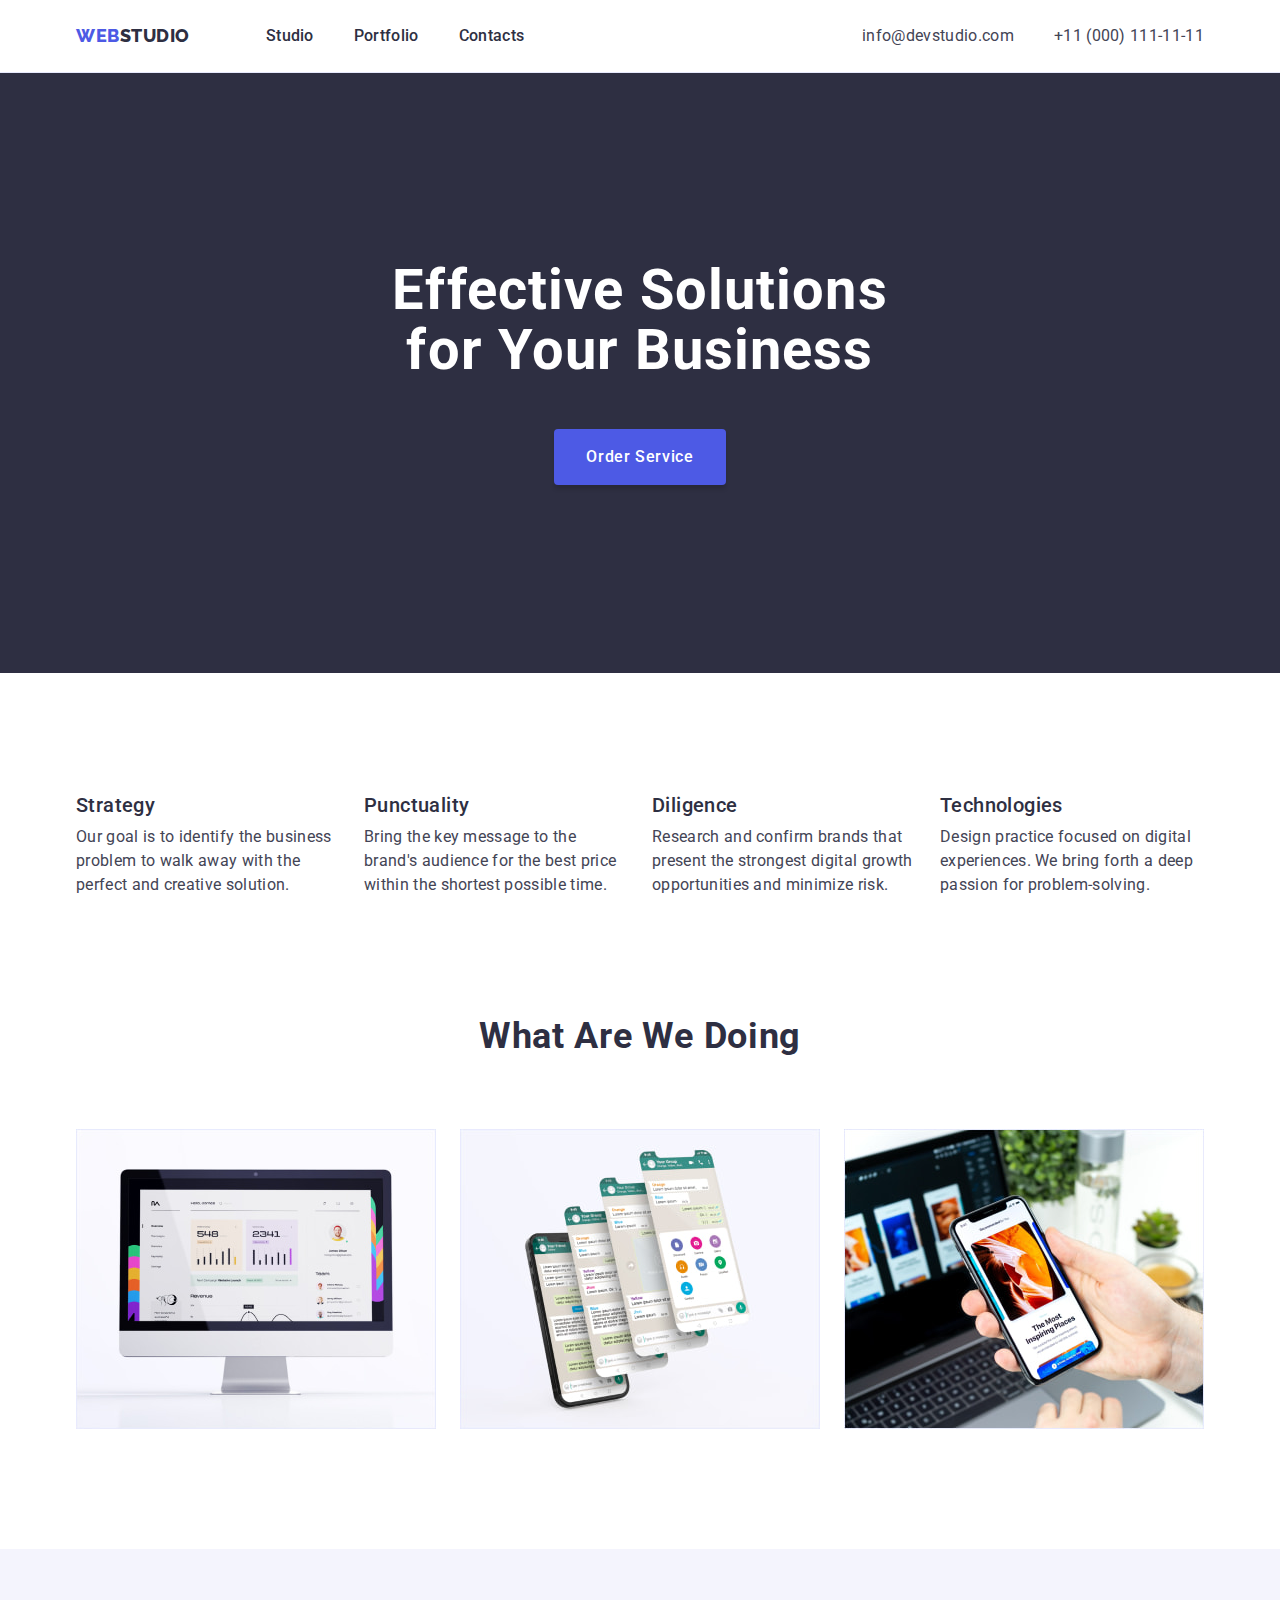
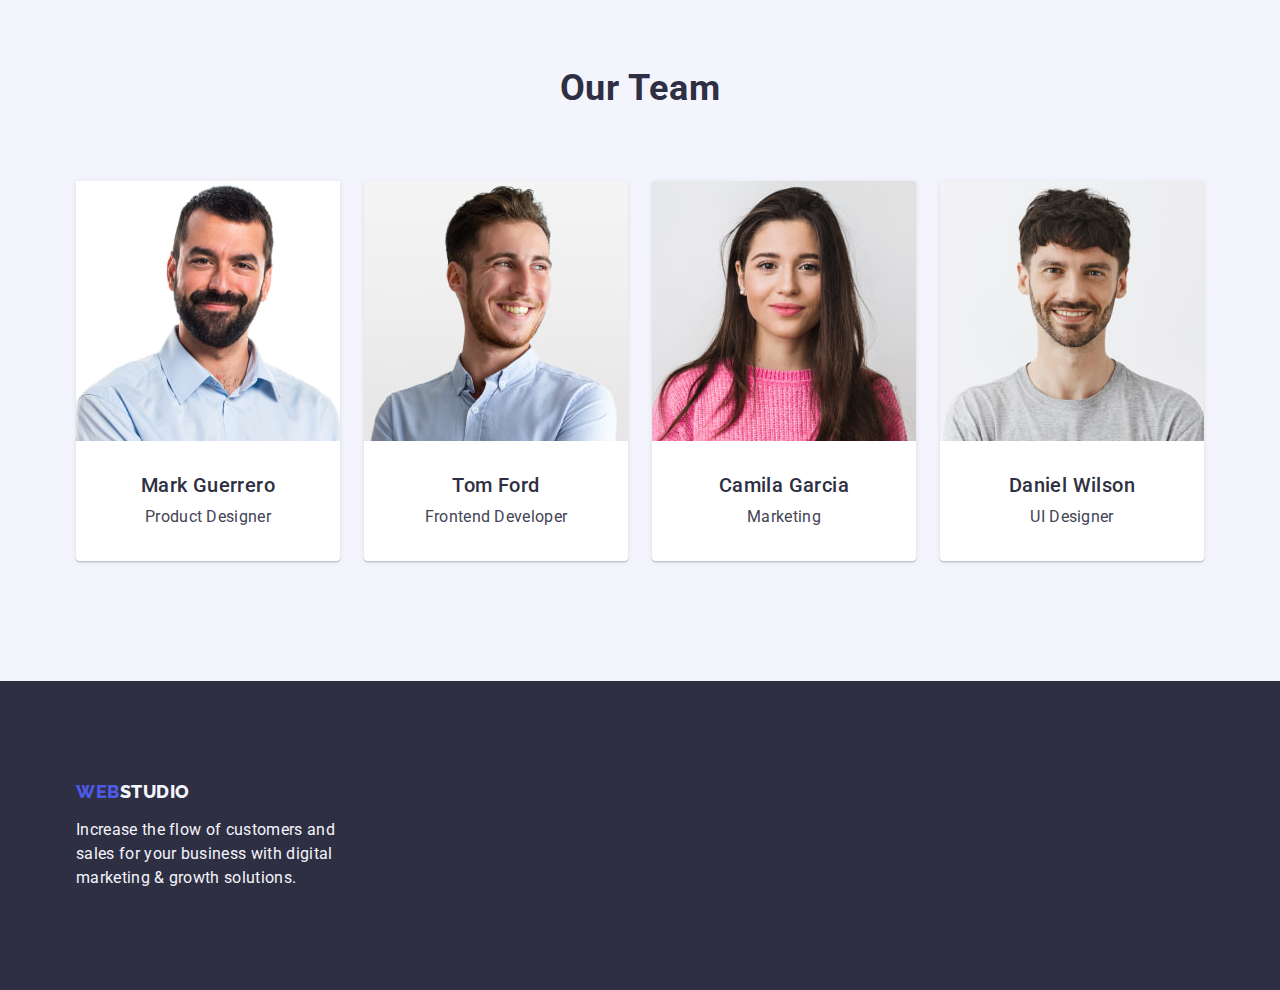
<file: index.html>
<!DOCTYPE html>
<html lang="en">
  <head>
    <meta charset="UTF-8" />
    <meta http-equiv="X-UA-Compatible" content="IE=edge" />
    <meta name="viewport" content="width=device-width, initial-scale=1.0" />
    <title>WebStudio</title>
    <link rel="preconnect" href="https://fonts.googleapis.com" />
    <link rel="preconnect" href="https://fonts.gstatic.com" crossorigin />
    <link
      href="https://fonts.googleapis.com/css2?family=Raleway:wght@800&family=Roboto:wght@400;500;700;900&display=swap"
      rel="stylesheet"
    />
    <link rel="stylesheet" href="./css/modern-normalize.min.css" />
    <link rel="stylesheet" href="./css/styles.css" />
  </head>
  <body>
    <!-- header -->
    <header class="header">
      <div class="container header-container">
        <nav class="nav">
          <a href="./index.html" class="link logo-header header-logo">
            Web<span class="logo-studio">Studio</span>
          </a>
          <ul class="list nav-list">
            <li class="nav-item">
              <a href="./index.html" class="link nav-link">Studio</a>
            </li>
            <li class="nav-item">
              <a href="./portfolio.html" class="link nav-link">Portfolio</a>
            </li>
            <li class="nav-item">
              <a href="" class="link nav-link">Contacts</a>
            </li>
          </ul>
        </nav>
        <address class="adress">
          <ul class="list address-list">
            <li class="address-item">
              <a href="mailto:info@devstudio.com" class="link address-link"
                >info@devstudio.com</a
              >
            </li>
            <li class="address-item">
              <a href="tel:+110001111111" class="link address-link"
                >+11 (000) 111-11-11</a
              >
            </li>
          </ul>
        </address>
      </div>
    </header>
    <main>
      <!-- hero -->
      <section class="hero-section">
        <div class="container hero-container">
          <h1 class="hero-title">Effective Solutions for Your Business</h1>
          <button type="button" class="hero-btn">Order Service</button>
        </div>
      </section>
      <!-- features -->
      <section class="features-section">
        <div class="container">
          <h2 class="visually-hidden">Features</h2>
          <!--скрытый заголовок секции-->
          <ul class="features-list list">
            <li class="feature-item">
              <h3 class="feature-title">Strategy</h3>
              <p class="feature-desc">
                Our goal is to identify the business problem to walk away with
                the perfect and creative solution.
              </p>
            </li>
            <li class="feature-item">
              <h3 class="feature-title">Punctuality</h3>
              <p class="feature-desc">
                Bring the key message to the brand's audience for the best price
                within the shortest possible time.
              </p>
            </li>
            <li class="feature-item">
              <h3 class="feature-title">Diligence</h3>
              <p class="feature-desc">
                Research and confirm brands that present the strongest digital
                growth opportunities and minimize risk.
              </p>
            </li>
            <li class="feature-item">
              <h3 class="feature-title">Technologies</h3>
              <p class="feature-desc">
                Design practice focused on digital experiences. We bring forth a
                deep passion for problem-solving.
              </p>
            </li>
          </ul>
        </div>
      </section>
      <!-- solutions -->
      <section class="solutions-section">
        <div class="container solutions-container">
          <h2 class="solutions-title section-title">What are we doing</h2>
          <ul class="solutions-list list">
            <li class="solution-item">
              <img
                class="solution-img"
                src="./images/img1.jpg"
                alt="imac"
                width="360"
                height="300"
              />
            </li>
            <li class="solution-item">
              <img
                class="solution-img"
                src="./images/img2.jpg"
                alt="smartphone"
                width="360"
                height="300"
              />
            </li>
            <li class="solution-item">
              <img
                class="solution-img"
                src="./images/img3.jpg"
                alt="smartphone in a hand"
                width="360"
                height="300"
              />
            </li>
          </ul>
        </div>
      </section>
      <!-- Our Team -->
      <section class="team-section">
        <div class="container">
          <h2 class="team-title section-title">Our Team</h2>
          <ul class="team-list list">
            <li class="team-member">
              <img
                class="member-img"
                src="./images/photo_MarkGuerrero.jpg"
                alt="Mark Guerrero photo"
                width="264"
                height="260"
              />
              <div class="member-text">
                <h3 class="member-name">Mark Guerrero</h3>
                <p class="member-position">Product Designer</p>
              </div>
            </li>
            <li class="team-member">
              <img
                class="member-img"
                src="./images/photo_TomFord.jpg"
                alt="Tom Ford photo"
                width="264"
                height="260"
              />
              <div class="member-text">
                <h3 class="member-name">Tom Ford</h3>
                <p class="member-position">Frontend Developer</p>
              </div>
            </li>
            <li class="team-member">
              <img
                class="member-img"
                src="./images/photo_CamilaGarcia.jpg"
                alt="Camila Garcia photo"
                width="264"
                height="260"
              />
              <div class="member-text">
                <h3 class="member-name">Camila Garcia</h3>
                <p class="member-position">Marketing</p>
              </div>
            </li>
            <li class="team-member">
              <img
                class="member-img"
                src="./images/photo_DanielWilson.jpg"
                alt="Daniel Wilson photo"
                width="264"
                height="260"
              />
              <div class="member-text">
                <h3 class="member-name">Daniel Wilson</h3>
                <p class="member-position">UI Designer</p>
              </div>
            </li>
          </ul>
        </div>
      </section>
    </main>
    <!-- footer -->
    <footer class="footer">
      <div class="container footer-container">
        <a href="./index.html" class="link logo"
          >Web<span class="footer-logo">Studio</span></a
        >
        <p class="footer-description">
          Increase the flow of customers and sales for your business with
          digital marketing & growth solutions.
        </p>
      </div>
    </footer>
  </body>
</html>
</file>
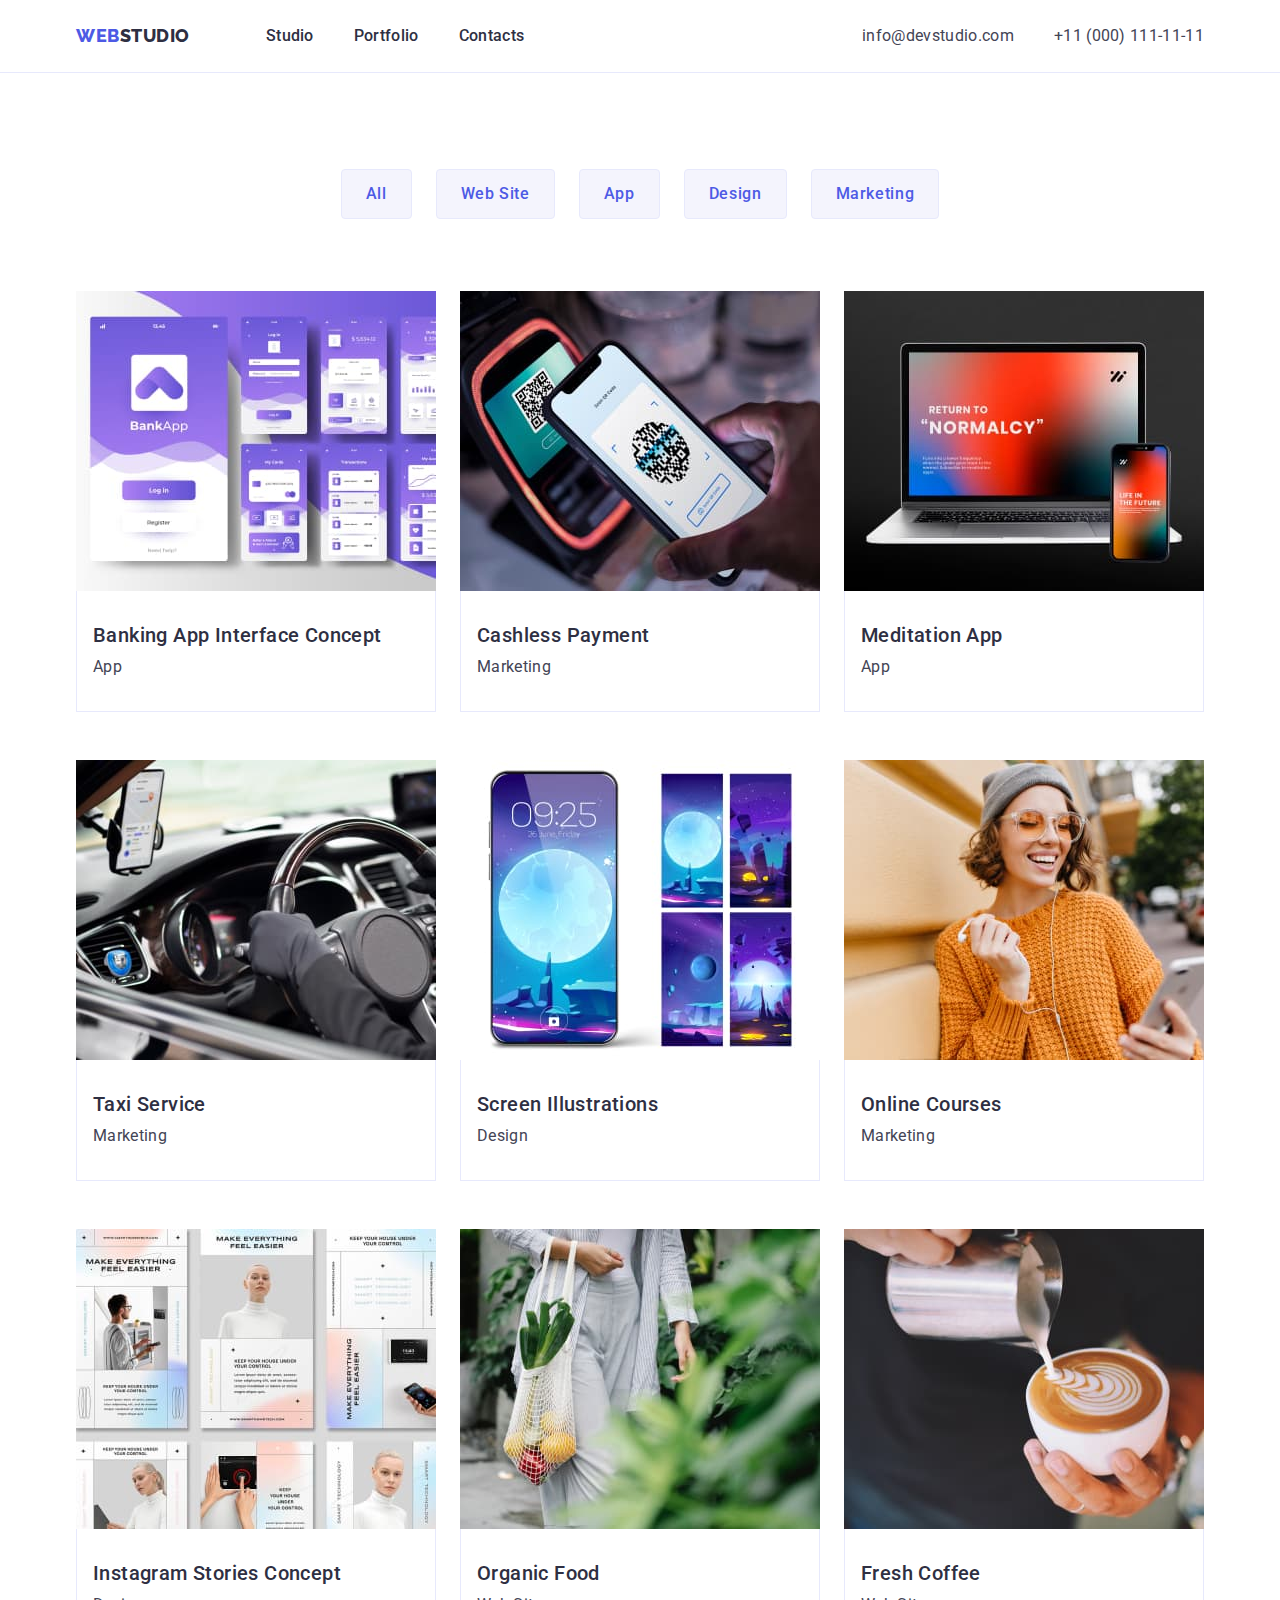
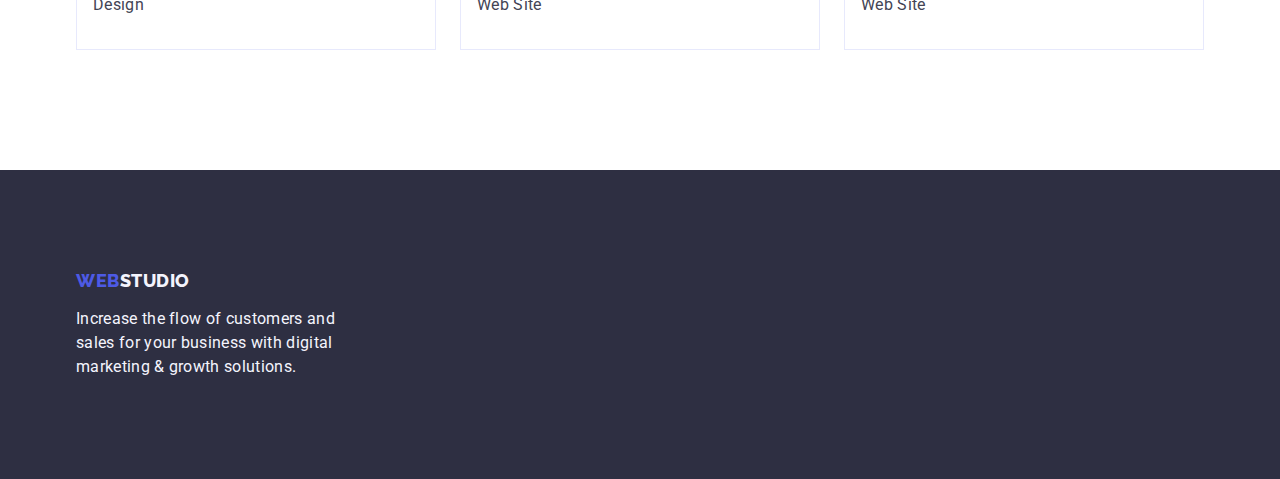
<file: portfolio.html>
<!DOCTYPE html>
<html lang="en">
  <head>
    <meta charset="UTF-8" />
    <meta name="viewport" content="width=device-width, initial-scale=1.0" />
    <title>Portfolio</title>
    <link rel="preconnect" href="https://fonts.googleapis.com" />
    <link rel="preconnect" href="https://fonts.gstatic.com" crossorigin />
    <link
      href="https://fonts.googleapis.com/css2?family=Raleway:wght@800&family=Roboto:wght@400;500;700;900&display=swap"
      rel="stylesheet"
    />
    <link rel="stylesheet" href="./css/modern-normalize.min.css" />
    <link rel="stylesheet" href="./css/styles.css" />
  </head>
  <body>
    <!-- header -->
    <header class="header">
      <div class="container header-container">
        <nav class="nav">
          <a href="./index.html" class="link logo-header header-logo">
            Web<span class="logo-studio">Studio</span>
          </a>
          <ul class="list nav-list">
            <li class="nav-item">
              <a href="./index.html" class="link nav-link">Studio</a>
            </li>
            <li class="nav-item">
              <a href="./portfolio.html" class="link nav-link">Portfolio</a>
            </li>
            <li class="nav-item">
              <a href="" class="link nav-link">Contacts</a>
            </li>
          </ul>
        </nav>
        <address class="adress">
          <ul class="list address-list">
            <li class="address-item">
              <a href="mailto:info@devstudio.com" class="link address-link"
                >info@devstudio.com</a
              >
            </li>
            <li class="address-item">
              <a href="tel:+110001111111" class="link address-link"
                >+11 (000) 111-11-11</a
              >
            </li>
          </ul>
        </address>
      </div>
    </header>
    <main>
      <!-- Projects section -->
      <section class="projects-section">
        <div class="container">
          <h1 class="visually-hidden">Projects</h1>
          <!-- Filter  -->
          <ul class="filter-list list">
            <li class="filter-item">
              <button type="button" class="filter-btn">All</button>
            </li>
            <li class="filter-item">
              <button type="button" class="filter-btn">Web&nbsp;Site</button>
            </li>
            <li class="filter-item">
              <button type="button" class="filter-btn">App</button>
            </li>
            <li class="filter-item">
              <button type="button" class="filter-btn">Design</button>
            </li>
            <li class="filter-item">
              <button type="button" class="filter-btn">Marketing</button>
            </li>
          </ul>
          <ul class="projects-list list">
            <li class="project-item">
              <a href="" class="project-link link">
                <img
                  class="project-img"
                  src="./images/portfolio/ProjectCard11-img.jpg"
                  alt="Banking App"
                  width="360"
                  height="300"
                />
                <div class="prj-item-text">
                  <h2 class="project-title">Banking App Interface Concept</h2>
                  <p class="project-type">App</p>
                </div>
              </a>
            </li>

            <li class="project-item">
              <a href="" class="project-link link">
                <img
                  class="project-img"
                  src="./images/portfolio/ProjectCard12-img.jpg"
                  alt="Cashless Payment"
                  width="360"
                  height="300"
                />
                <div class="prj-item-text">
                  <h2 class="project-title">Cashless Payment</h2>
                  <p class="project-type">Marketing</p>
                </div>
              </a>
            </li>
            <li class="project-item">
              <a href="" class="project-link link">
                <img
                  class="project-img"
                  src="./images/portfolio/ProjectCard13-img.jpg"
                  alt="Meditation App"
                  width="360"
                  height="300"
                />
                <div class="prj-item-text">
                  <h2 class="project-title">Meditation App</h2>
                  <p class="project-type">App</p>
                </div>
              </a>
            </li>
            <li class="project-item">
              <a href="" class="project-link link">
                <img
                  class="project-img"
                  src="./images/portfolio/ProjectCard21-img.jpg"
                  alt="Taxi Service"
                  width="360"
                  height="300"
                />
                <div class="prj-item-text">
                  <h2 class="project-title">Taxi Service</h2>
                  <p class="project-type">Marketing</p>
                </div>
              </a>
            </li>
            <li class="project-item">
              <a href="" class="project-link link">
                <img
                  class="project-img"
                  src="./images/portfolio/ProjectCard22-img.jpg"
                  alt="Screen Illustrations"
                  width="360"
                  height="300"
                />
                <div class="prj-item-text">
                  <h2 class="project-title">Screen Illustrations</h2>
                  <p class="project-type">Design</p>
                </div>
              </a>
            </li>
            <li class="project-item">
              <a href="" class="project-link link">
                <img
                  class="project-img"
                  src="./images/portfolio/ProjectCard23-img.jpg"
                  alt="Online Courses"
                  width="360"
                  height="300"
                />
                <div class="prj-item-text">
                  <h2 class="project-title">Online Courses</h2>
                  <p class="project-type">Marketing</p>
                </div>
              </a>
            </li>
            <li class="project-item">
              <a href="" class="project-link link">
                <img
                  class="project-img"
                  src="./images/portfolio/ProjectCard31-img.jpg"
                  alt="Instagram Stories"
                  width="360"
                  height="300"
                />
                <div class="prj-item-text">
                  <h2 class="project-title">Instagram Stories Concept</h2>
                  <p class="project-type">Design</p>
                </div>
              </a>
            </li>
            <li class="project-item">
              <a href="" class="project-link link">
                <img
                  class="project-img"
                  src="./images/portfolio/ProjectCard32-img.jpg"
                  alt="Organic Food"
                  width="360"
                  height="300"
                />
                <div class="prj-item-text">
                  <h2 class="project-title">Organic Food</h2>
                  <p class="project-type">Web Site</p>
                </div>
              </a>
            </li>
            <li class="project-item">
              <a href="" class="project-link link">
                <img
                  class="project-img"
                  src="./images/portfolio/ProjectCard33-img.jpg"
                  alt="Fresh Coffee"
                  width="360"
                  height="300"
                />
                <div class="prj-item-text">
                  <h2 class="project-title">Fresh Coffee</h2>
                  <p class="project-type">Web Site</p>
                </div>
              </a>
            </li>
          </ul>
        </div>
      </section>
    </main>
    <!-- footer -->
    <footer class="footer">
      <div class="container footer-container">
        <a href="./index.html" class="link logo"
          >Web<span class="footer-logo">Studio</span></a
        >
        <p class="footer-description">
          Increase the flow of customers and sales for your business with
          digital marketing & growth solutions.
        </p>
      </div>
    </footer>
  </body>
</html>
</file>
<file: css/styles.css>
:root {
  --iris: #4d5ae5;
  --ocean: #404bbf;
  --navy-blue: #2e2f42;
  --green: #31d0aa;
  --slate: #434455;
  --light-slate: #8e8f99;
  --cornflower: #e7e9fc;
  --cloud: #f4f4fd;
  --navy-blue-modal: #2e2f42;
  --grey: #2e2f42;
  --white: #ffffff;
  --dairy: #fcfcfc;
}

body {
  font-family: "Roboto", sans-serif;
  color: var(--slate);
  background-color: var(--white);
}

h1,
h2,
h3,
h4,
h5,
h6,
ul,
p {
  margin: 0;
  padding: 0;
}

.visually-hidden {
  position: absolute;
  width: 1px;
  height: 1px;
  margin: -1px;
  border: 0;
  padding: 0;
  white-space: nowrap;
  clip-path: inset(100%);
  clip: rect(0 0 0 0);
  overflow: hidden;
}

img {
  display: block;
}

address {
  font-style: normal;
}

.link {
  text-decoration: none;
}

.list {
  list-style: none;
}

.container {
  width: 1158px;
  padding: 0 15px;
  margin: 0 auto;
  /* outline: 1px solid red; */
}

.header-logo {
  margin-right: 76px;
}

.logo {
  display: inline-block;
  margin-bottom: 16px;
}

.nav,
.nav-list,
.address-list,
.header-container,
.features-list {
  display: flex;
  /* outline: 1px solid red; */
}

.nav {
  align-items: center;
}
.adress {
  margin-left: auto;
}

.address-list {
  gap: 40px;
}

.nav-list {
  gap: 40px;
}

.header {
  border-bottom: 1px solid var(--cornflower);
  padding-top: 24px;
  padding-bottom: 24px;
}

.logo,
.logo-header {
  font-family: "Raleway", sans-serif;
  font-size: 18px;
  font-weight: 800;
  line-height: 1.17;
  letter-spacing: 0.54px;
  text-transform: uppercase;
  color: var(--iris);
}

.logo-studio {
  color: var(--navy-blue);
}

.nav-link {
  text-decoration: none;
  color: var(--navy-blue);
  font-size: 16px;
  font-weight: 500;
  line-height: 1.5;
  letter-spacing: 0.32px;
  padding-top: 24px;
  padding-bottom: 24px;
}

.nav-link:hover,
.nav-link:focus,
.address-link:hover,
.address-link:focus {
  color: var(--ocean);
}

.address-link {
  color: var(--slate);
  font-size: 16px;
  line-height: 1.5;
  letter-spacing: 0.32px;
  text-decoration: none;
}

.hero-section {
  background-color: var(--navy-blue);
  padding: 188px 0;
}

.hero-title {
  color: var(--white);
  text-align: center;
  font-size: 56px;
  font-weight: 700;
  line-height: 1.07;
  letter-spacing: 1.12px;
  max-width: 496px;
  margin: 0 auto;
  margin-bottom: 48px;
}

.hero-btn {
  color: var(--white);
  font-family: "Roboto", sans-serif;
  font-size: 16px;
  font-weight: 500;
  line-height: 1.5;
  letter-spacing: 0.64px;
  background: var(--iris);
  cursor: pointer;
  padding: 16px 32px;
  border-radius: 4px;
  box-shadow: 0px 4px 4px 0px rgba(0, 0, 0, 0.15);
  margin: 0 auto;
  display: block;
  min-width: 169px;
  height: 56px;
  border: none;
}

.hero-btn:hover,
.hero-btn:focus {
  background: var(--ocean);
}

.section-title {
  color: var(--navy-blue);
  text-align: center;
  font-size: 36px;
  font-weight: 700;
  line-height: 1.11;
  letter-spacing: 0.72px;
  text-transform: capitalize;
  margin-bottom: 72px;
}

/* FEATURES */

.hero-section,
.features-section,
.solutions-section {
  /* margin-bottom: 120px; */
}
.features-section {
  padding: 120px 0;
}


.solutions-section {
  padding-bottom: 120px;
}


.team-section {
  padding-top: 120px;
  padding-bottom: 120px;
}

.features-list {
  gap: 24px;
}

.feature-item {
  width: 264px;
}

/* SOLUTIONS */

.solutions-list,
.team-list {
  display: flex;
  gap: 24px;
}

/* TEAM */

.team-section {
  background-color: var(--cloud);
}

.team-member {
  background-color: var(--white);
  border-radius: 0px 0px 4px 4px;
  box-shadow: 0px 2px 1px 0px rgba(46, 47, 66, 0.08),
    0px 1px 1px 0px rgba(46, 47, 66, 0.16),
    0px 1px 6px 0px rgba(46, 47, 66, 0.08);
}

.member-text {
  padding: 32px 16px;
  text-align: center;
}

/* PORTFOLIO */
.projects-section {
  padding-top: 96px;
  padding-bottom: 120px;
}

.filter-list {
  width: 596px;
  display: flex;
  justify-content: center;
  gap: 24px;
  margin-left: auto;
  margin-right: auto;
  margin-bottom: 72px;
}

.filter-btn {
  font-family: "Roboto", sans-serif;
  color: var(--iris);
  text-align: center;
  font-size: 16px;
  font-weight: 500;
  line-height: 1.5;
  letter-spacing: 0.04em;
  background: var(--cloud);
  padding: 12px 24px;
  border-radius: 4px;
  border: 1px solid var(--cornflower);
}

.filter-btn:hover,
.filter-btn:focus,
.filter-btn:active {
  background: var(--ocean);
  cursor: pointer;
  color: var(--white);
  border: 1px solid transparent;
}

.projects-list {
  display: flex;
  flex-wrap: wrap;
  gap: 48px 24px;
}

.prj-item-text {
  padding: 32px 16px;
  border: 1px solid var(--cornflower);
  border-top: none;
  background: var(--white);
}

.feature-title,
.member-name,
.project-title {
  color: var(--navy-blue);
  font-size: 20px;
  font-weight: 500;
  line-height: 1.2;
  letter-spacing: 0.02em;
  margin-bottom: 8px;
}

.feature-desc,
.member-position,
.project-type {
  color: var(--slate);
  font-size: 16px;
  line-height: 1.5;
  letter-spacing: 0.02em;
}

.footer {
  background-color: var(--navy-blue);
  padding-top: 100px;
  padding-bottom: 100px;
}

.footer-logo {
  color: var(--cloud);
}

.footer-description {
  color: #f4f4fd;
  font-size: 16px;
  line-height: 24px;
  letter-spacing: 0.32px;
  width: 264px;
}
</file>
